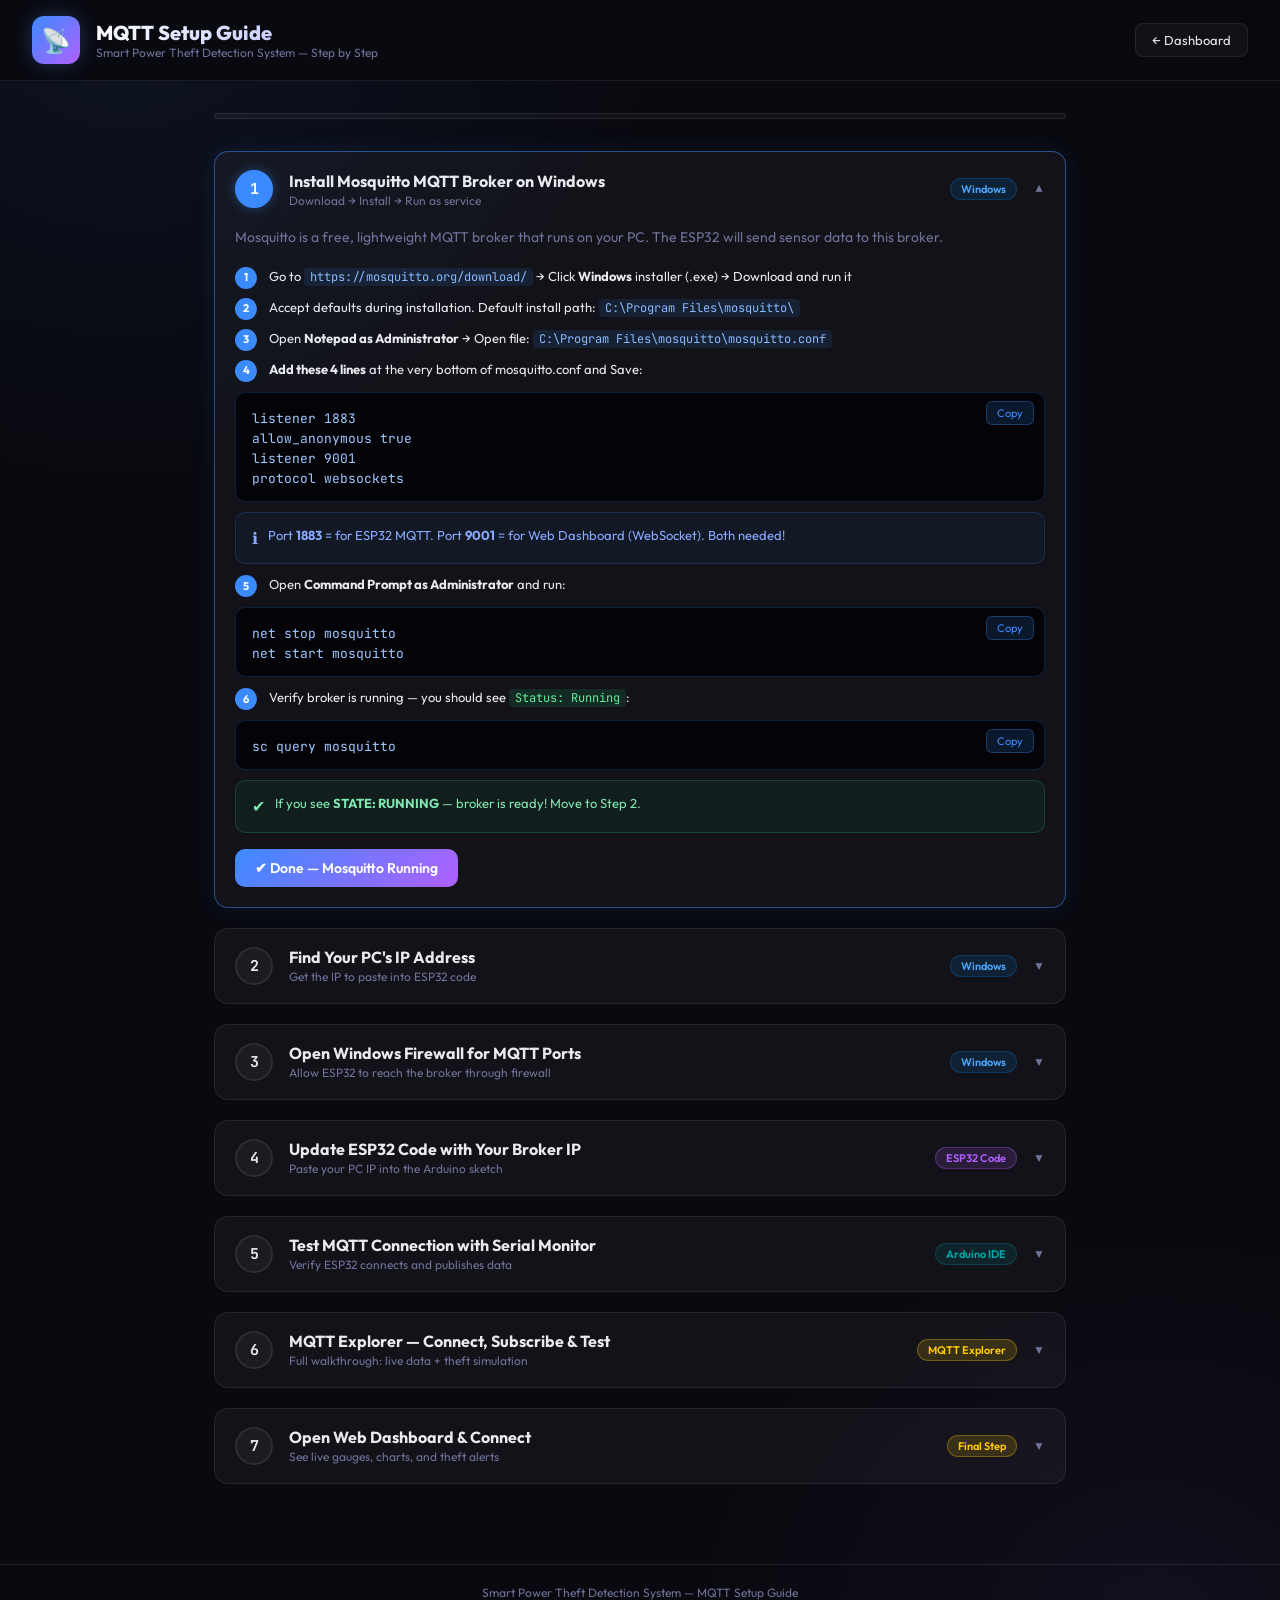
<file: mqtt_setup.html>
﻿<!DOCTYPE html>
<html lang="en">

<head>
    <meta charset="UTF-8" />
    <meta name="viewport" content="width=device-width, initial-scale=1.0" />
    <title>MQTT Setup Guide — Power Theft Detection</title>
    <meta name="description"
        content="Step-by-step MQTT broker setup guide for Smart Power Theft Detection System using ESP32 and Mosquitto on Windows." />
    <link
        href="https://fonts.googleapis.com/css2?family=Outfit:wght@300;400;600;700;800&family=JetBrains+Mono:wght@400;600&display=swap"
        rel="stylesheet" />
    <style>
        *,
        *::before,
        *::after {
            box-sizing: border-box;
            margin: 0;
            padding: 0
        }

        :root {
            --bg: #09090f;
            --surface: #11121d;
            --glass: rgba(255, 255, 255, 0.04);
            --border: rgba(255, 255, 255, 0.08);
            --text: #e8eaf0;
            --muted: #6e7299;
            --blue: #3b8bff;
            --green: #22d47e;
            --orange: #ff8c00;
            --red: #ff3355;
            --purple: #b060ff;
            --yellow: #ffcc00;
            --font: 'Outfit', sans-serif;
            --mono: 'JetBrains Mono', monospace;
            --r: 14px;
        }

        body {
            font-family: var(--font);
            background: var(--bg);
            color: var(--text);
            min-height: 100vh;
            background-image: radial-gradient(ellipse 70% 50% at 10% 0%, rgba(59, 139, 255, 0.08) 0%, transparent 60%),
                radial-gradient(ellipse 60% 40% at 90% 100%, rgba(176, 96, 255, 0.06) 0%, transparent 60%);
        }

        /* HEADER */
        header {
            background: rgba(9, 9, 15, 0.9);
            backdrop-filter: blur(20px);
            border-bottom: 1px solid var(--border);
            padding: 16px 32px;
            display: flex;
            align-items: center;
            gap: 16px;
            position: sticky;
            top: 0;
            z-index: 100;
        }

        .logo {
            width: 48px;
            height: 48px;
            background: linear-gradient(135deg, var(--blue), var(--purple));
            border-radius: 12px;
            display: flex;
            align-items: center;
            justify-content: center;
            font-size: 24px;
            box-shadow: 0 0 20px rgba(59, 139, 255, 0.3);
        }

        header h1 {
            font-size: 20px;
            font-weight: 800;
            background: linear-gradient(135deg, #fff, #a8b4ff);
            -webkit-background-clip: text;
            -webkit-text-fill-color: transparent;
            background-clip: text;
        }

        header p {
            font-size: 12px;
            color: var(--muted)
        }

        .back-btn {
            margin-left: auto;
            background: var(--glass);
            border: 1px solid var(--border);
            color: var(--text);
            padding: 8px 16px;
            border-radius: 8px;
            text-decoration: none;
            font-size: 13px;
            transition: .3s;
            cursor: pointer;
        }

        .back-btn:hover {
            background: rgba(59, 139, 255, 0.15);
            border-color: var(--blue);
        }

        /* LAYOUT */
        .page {
            max-width: 900px;
            margin: 0 auto;
            padding: 32px 24px 60px;
        }

        /* PROGRESS BAR */
        .progress-wrap {
            background: var(--glass);
            border: 1px solid var(--border);
            border-radius: 100px;
            height: 6px;
            margin-bottom: 32px;
            overflow: hidden;
        }

        .progress-bar {
            height: 100%;
            background: linear-gradient(90deg, var(--blue), var(--purple));
            border-radius: 100px;
            transition: width 0.6s ease;
            width: 0%;
        }

        /* STEP CARD */
        .step {
            background: var(--glass);
            border: 1px solid var(--border);
            border-radius: var(--r);
            margin-bottom: 20px;
            overflow: hidden;
            transition: .3s;
        }

        .step.done {
            border-color: rgba(34, 212, 126, 0.4);
            background: rgba(34, 212, 126, 0.04);
        }

        .step.active {
            border-color: rgba(59, 139, 255, 0.5);
            box-shadow: 0 0 24px rgba(59, 139, 255, 0.1);
        }

        .step-header {
            display: flex;
            align-items: center;
            gap: 16px;
            padding: 18px 20px;
            cursor: pointer;
            user-select: none;
        }

        .step-num {
            width: 38px;
            height: 38px;
            border-radius: 50%;
            background: var(--glass);
            border: 2px solid var(--border);
            display: flex;
            align-items: center;
            justify-content: center;
            font-weight: 700;
            font-size: 15px;
            font-family: var(--mono);
            flex-shrink: 0;
            transition: .3s;
        }

        .step.done .step-num {
            background: var(--green);
            border-color: var(--green);
            color: #000;
        }

        .step.active .step-num {
            background: var(--blue);
            border-color: var(--blue);
            color: #fff;
            box-shadow: 0 0 12px rgba(59, 139, 255, 0.4);
        }

        .step-title {
            font-size: 16px;
            font-weight: 700;
            flex: 1;
        }

        .step-badge {
            font-size: 11px;
            padding: 3px 10px;
            border-radius: 100px;
            font-weight: 600;
            flex-shrink: 0;
        }

        .badge-windows {
            background: rgba(0, 120, 215, 0.15);
            border: 1px solid rgba(0, 120, 215, 0.3);
            color: #4da6ff;
        }

        .badge-arduino {
            background: rgba(0, 136, 150, 0.15);
            border: 1px solid rgba(0, 136, 150, 0.3);
            color: #00aaaa;
        }

        .badge-test {
            background: rgba(255, 204, 0, 0.15);
            border: 1px solid rgba(255, 204, 0, 0.3);
            color: var(--yellow);
        }

        .badge-esp32 {
            background: rgba(176, 96, 255, 0.15);
            border: 1px solid rgba(176, 96, 255, 0.3);
            color: var(--purple);
        }

        .step-arrow {
            font-size: 12px;
            color: var(--muted);
            transition: transform .3s;
        }

        .step.open .step-arrow {
            transform: rotate(180deg);
        }

        .step-body {
            display: none;
            padding: 0 20px 20px;
        }

        .step.open .step-body {
            display: block;
        }

        /* CONTENT INSIDE STEPS */
        .step-desc {
            font-size: 14px;
            color: var(--muted);
            line-height: 1.7;
            margin-bottom: 16px;
        }

        .cmd-block {
            background: #040408;
            border: 1px solid rgba(59, 139, 255, 0.2);
            border-radius: 10px;
            padding: 14px 16px;
            margin: 10px 0;
            position: relative;
            overflow-x: auto;
        }

        .cmd-block code {
            font-family: var(--mono);
            font-size: 13px;
            color: #a0c8ff;
            white-space: pre;
        }

        .copy-btn {
            position: absolute;
            top: 8px;
            right: 10px;
            background: rgba(59, 139, 255, 0.15);
            border: 1px solid rgba(59, 139, 255, 0.3);
            color: var(--blue);
            padding: 4px 10px;
            border-radius: 6px;
            font-size: 11px;
            cursor: pointer;
            font-family: var(--font);
            transition: .3s;
        }

        .copy-btn:hover {
            background: rgba(59, 139, 255, 0.3);
        }

        .copy-btn.copied {
            background: rgba(34, 212, 126, 0.2);
            border-color: var(--green);
            color: var(--green);
        }

        .info-box {
            border-radius: 10px;
            padding: 12px 16px;
            margin: 10px 0;
            font-size: 13px;
            line-height: 1.6;
            display: flex;
            gap: 10px;
            align-items: flex-start;
        }

        .info-box.tip {
            background: rgba(34, 212, 126, 0.06);
            border: 1px solid rgba(34, 212, 126, 0.2);
            color: #7de8b0;
        }

        .info-box.warn {
            background: rgba(255, 204, 0, 0.06);
            border: 1px solid rgba(255, 204, 0, 0.2);
            color: var(--yellow);
        }

        .info-box.danger {
            background: rgba(255, 51, 85, 0.06);
            border: 1px solid rgba(255, 51, 85, 0.2);
            color: #ff8899;
        }

        .info-box.note {
            background: rgba(59, 139, 255, 0.06);
            border: 1px solid rgba(59, 139, 255, 0.2);
            color: #88aaff;
        }

        .info-icon {
            font-size: 16px;
            flex-shrink: 0;
            margin-top: 1px;
        }

        .sub-steps {
            list-style: none;
            display: flex;
            flex-direction: column;
            gap: 8px;
            margin: 10px 0;
        }

        .sub-steps li {
            display: flex;
            gap: 12px;
            align-items: flex-start;
            font-size: 13px;
            line-height: 1.6;
        }

        .sub-num {
            background: var(--blue);
            color: #fff;
            width: 22px;
            height: 22px;
            border-radius: 50%;
            display: flex;
            align-items: center;
            justify-content: center;
            font-size: 11px;
            font-weight: 700;
            flex-shrink: 0;
            margin-top: 1px;
        }

        .highlight {
            background: rgba(59, 139, 255, 0.12);
            color: #88bbff;
            padding: 1px 6px;
            border-radius: 4px;
            font-family: var(--mono);
            font-size: 12px;
        }

        .highlight.green {
            background: rgba(34, 212, 126, 0.12);
            color: #66ee99;
        }

        .highlight.orange {
            background: rgba(255, 140, 0, 0.12);
            color: #ffaa44;
        }

        .highlight.red {
            background: rgba(255, 51, 85, 0.12);
            color: #ff8899;
        }

        /* CHECK BUTTON */
        .check-btn {
            display: flex;
            align-items: center;
            gap: 8px;
            background: linear-gradient(135deg, var(--blue), var(--purple));
            border: none;
            color: #fff;
            padding: 10px 20px;
            border-radius: 10px;
            font-family: var(--font);
            font-size: 14px;
            font-weight: 600;
            cursor: pointer;
            margin-top: 16px;
            transition: .3s;
        }

        .check-btn:hover {
            transform: translateY(-2px);
            box-shadow: 0 6px 20px rgba(59, 139, 255, 0.4);
        }

        .check-btn.done-btn {
            background: linear-gradient(135deg, var(--green), #00aa55);
        }

        /* WIRING TABLE */
        table {
            width: 100%;
            border-collapse: collapse;
            margin: 12px 0;
            font-size: 13px;
        }

        th {
            background: rgba(59, 139, 255, 0.1);
            color: var(--blue);
            font-weight: 600;
            padding: 8px 12px;
            text-align: left;
            border-bottom: 1px solid var(--border);
        }

        td {
            padding: 8px 12px;
            border-bottom: 1px solid rgba(255, 255, 255, 0.04);
            color: var(--muted);
        }

        td:first-child {
            color: var(--text);
            font-family: var(--mono);
            font-size: 12px;
        }

        tr:hover td {
            background: rgba(255, 255, 255, 0.02);
        }

        /* TOPIC TABLE */
        .topic-list {
            display: flex;
            flex-direction: column;
            gap: 8px;
            margin: 10px 0;
        }

        .topic-row {
            display: flex;
            align-items: center;
            gap: 12px;
            background: #040408;
            border: 1px solid var(--border);
            border-radius: 8px;
            padding: 10px 14px;
        }

        .topic-name {
            font-family: var(--mono);
            font-size: 12px;
            color: #88aaff;
            flex: 1;
        }

        .topic-dir {
            font-size: 11px;
            padding: 2px 8px;
            border-radius: 100px;
            font-weight: 600;
        }

        .dir-pub {
            background: rgba(34, 212, 126, 0.15);
            color: var(--green);
        }

        .dir-sub {
            background: rgba(255, 140, 0, 0.15);
            color: var(--orange);
        }

        /* FINAL SUCCESS */
        .success-card {
            background: linear-gradient(135deg, rgba(34, 212, 126, 0.08), rgba(59, 139, 255, 0.08));
            border: 1px solid rgba(34, 212, 126, 0.3);
            border-radius: var(--r);
            padding: 28px;
            text-align: center;
            margin-top: 24px;
            display: none;
        }

        .success-card.show {
            display: block;
        }

        .success-icon {
            font-size: 56px;
            margin-bottom: 12px;
        }

        .success-title {
            font-size: 24px;
            font-weight: 800;
            color: var(--green);
            margin-bottom: 8px;
        }

        .success-sub {
            font-size: 14px;
            color: var(--muted);
        }

        footer {
            text-align: center;
            padding: 20px;
            font-size: 12px;
            color: var(--muted);
            border-top: 1px solid var(--border);
        }
    </style>
</head>

<body>

    <header>
        <div class="logo">📡</div>
        <div>
            <h1>MQTT Setup Guide</h1>
            <p>Smart Power Theft Detection System — Step by Step</p>
        </div>
        <a href="index.html" class="back-btn">← Dashboard</a>
    </header>

    <div class="page">
        <div class="progress-wrap">
            <div class="progress-bar" id="progressBar"></div>
        </div>

        <!-- ── STEP 1 ── -->
        <div class="step active open" id="step1">
            <div class="step-header" onclick="toggleStep('step1')">
                <div class="step-num">1</div>
                <div style="flex:1">
                    <div class="step-title">Install Mosquitto MQTT Broker on Windows</div>
                    <div style="font-size:12px;color:var(--muted);margin-top:2px">Download → Install → Run as service
                    </div>
                </div>
                <span class="badge-windows step-badge">Windows</span>
                <span class="step-arrow">▼</span>
            </div>
            <div class="step-body">
                <p class="step-desc">Mosquitto is a free, lightweight MQTT broker that runs on your PC. The ESP32 will
                    send sensor data to this broker.</p>

                <ul class="sub-steps">
                    <li>
                        <div class="sub-num">1</div>
                        <div>Go to <span class="highlight">https://mosquitto.org/download/</span> → Click
                            <strong>Windows</strong> installer (.exe) → Download and run it</div>
                    </li>
                    <li>
                        <div class="sub-num">2</div>
                        <div>Accept defaults during installation. Default install path: <span
                                class="highlight">C:\Program Files\mosquitto\</span></div>
                    </li>
                    <li>
                        <div class="sub-num">3</div>
                        <div>Open <strong>Notepad as Administrator</strong> → Open file: <span
                                class="highlight">C:\Program Files\mosquitto\mosquitto.conf</span></div>
                    </li>
                    <li>
                        <div class="sub-num">4</div>
                        <div><strong>Add these 4 lines</strong> at the very bottom of mosquitto.conf and Save:</div>
                    </li>
                </ul>

                <div class="cmd-block">
                    <button class="copy-btn" onclick="copyCode(this)">Copy</button>
                    <code>listener 1883
allow_anonymous true
listener 9001
protocol websockets</code>
                </div>

                <div class="info-box note"><span class="info-icon">ℹ</span>
                    <div>Port <strong>1883</strong> = for ESP32 MQTT. Port <strong>9001</strong> = for Web Dashboard
                        (WebSocket). Both needed!</div>
                </div>

                <ul class="sub-steps">
                    <li>
                        <div class="sub-num">5</div>
                        <div>Open <strong>Command Prompt as Administrator</strong> and run:</div>
                    </li>
                </ul>

                <div class="cmd-block">
                    <button class="copy-btn" onclick="copyCode(this)">Copy</button>
                    <code>net stop mosquitto
net start mosquitto</code>
                </div>

                <ul class="sub-steps">
                    <li>
                        <div class="sub-num">6</div>
                        <div>Verify broker is running — you should see <span class="highlight green">Status:
                                Running</span>:</div>
                    </li>
                </ul>

                <div class="cmd-block">
                    <button class="copy-btn" onclick="copyCode(this)">Copy</button>
                    <code>sc query mosquitto</code>
                </div>

                <div class="info-box tip"><span class="info-icon">✔</span>
                    <div>If you see <strong>STATE: RUNNING</strong> — broker is ready! Move to Step 2.</div>
                </div>

                <button class="check-btn" onclick="markDone('step1','step2')">✔ Done — Mosquitto Running</button>
            </div>
        </div>

        <!-- ── STEP 2 ── -->
        <div class="step" id="step2">
            <div class="step-header" onclick="toggleStep('step2')">
                <div class="step-num">2</div>
                <div style="flex:1">
                    <div class="step-title">Find Your PC's IP Address</div>
                    <div style="font-size:12px;color:var(--muted);margin-top:2px">Get the IP to paste into ESP32 code
                    </div>
                </div>
                <span class="badge-windows step-badge">Windows</span>
                <span class="step-arrow">▼</span>
            </div>
            <div class="step-body">
                <p class="step-desc">The ESP32 needs your PC's IP address to connect to the MQTT broker. Run this
                    command:</p>

                <div class="cmd-block">
                    <button class="copy-btn" onclick="copyCode(this)">Copy</button>
                    <code>ipconfig</code>
                </div>

                <ul class="sub-steps">
                    <li>
                        <div class="sub-num">1</div>
                        <div>Look for <span class="highlight">IPv4 Address</span> under your WiFi adapter</div>
                    </li>
                    <li>
                        <div class="sub-num">2</div>
                        <div>It will look like: <span class="highlight orange">192.168.1.105</span> (your actual number
                            will differ)</div>
                    </li>
                    <li>
                        <div class="sub-num">3</div>
                        <div>Make sure your ESP32 and PC are on the <strong>same WiFi network</strong> (same router)
                        </div>
                    </li>
                </ul>

                <div class="info-box warn"><span class="info-icon">⚠</span>
                    <div>Your current IP shown here (detected from browser): <strong
                            id="detectedIP">Detecting...</strong> — Use this in the ESP32 code!</div>
                </div>

                <div class="info-box note"><span class="info-icon">ℹ</span>
                    <div>If using a PC mobile hotspot (like NayanSathi project), your IP is usually <span
                            class="highlight">192.168.137.1</span></div>
                </div>

                <button class="check-btn" onclick="markDone('step2','step3')">✔ I have my PC IP address</button>
            </div>
        </div>

        <!-- ── STEP 3 ── -->
        <div class="step" id="step3">
            <div class="step-header" onclick="toggleStep('step3')">
                <div class="step-num">3</div>
                <div style="flex:1">
                    <div class="step-title">Open Windows Firewall for MQTT Ports</div>
                    <div style="font-size:12px;color:var(--muted);margin-top:2px">Allow ESP32 to reach the broker
                        through firewall</div>
                </div>
                <span class="badge-windows step-badge">Windows</span>
                <span class="step-arrow">▼</span>
            </div>
            <div class="step-body">
                <p class="step-desc">Windows Firewall blocks incoming connections by default. Run these commands in
                    <strong>Command Prompt as Administrator</strong>:</p>

                <div class="cmd-block">
                    <button class="copy-btn" onclick="copyCode(this)">Copy</button>
                    <code>netsh advfirewall firewall add rule name="MQTT 1883" protocol=TCP dir=in localport=1883 action=allow
netsh advfirewall firewall add rule name="MQTT WS 9001" protocol=TCP dir=in localport=9001 action=allow</code>
                </div>

                <div class="info-box tip"><span class="info-icon">✔</span>
                    <div>Each command should say <strong>"Ok."</strong> — that means the rule was added successfully.
                    </div>
                </div>
                <div class="info-box warn"><span class="info-icon">⚠</span>
                    <div>If the ESP32 connects to WiFi but MQTT connection fails (RC=-2), it's almost always a firewall
                        issue. Run the above commands.</div>
                </div>

                <button class="check-btn" onclick="markDone('step3','step4')">✔ Firewall Ports Opened</button>
            </div>
        </div>

        <!-- ── STEP 4 ── -->
        <div class="step" id="step4">
            <div class="step-header" onclick="toggleStep('step4')">
                <div class="step-num">4</div>
                <div style="flex:1">
                    <div class="step-title">Update ESP32 Code with Your Broker IP</div>
                    <div style="font-size:12px;color:var(--muted);margin-top:2px">Paste your PC IP into the Arduino
                        sketch</div>
                </div>
                <span class="badge-esp32 step-badge">ESP32 Code</span>
                <span class="step-arrow">▼</span>
            </div>
            <div class="step-body">
                <p class="step-desc">Open <strong>esp32_direct_noadc.ino</strong> in Arduino IDE and find these lines
                    near the top. Edit the IP address:</p>

                <div class="cmd-block">
                    <button class="copy-btn" onclick="copyCode(this)">Copy</button>
                    <code>const char* WIFI_SSID    = "Thakre";          // Your WiFi name
const char* WIFI_PASS    = "KRISHNA2277";     // Your WiFi password
const char* MQTT_BROKER  = "192.168.1.105";   // ← PUT YOUR PC IP HERE
const int   MQTT_PORT    = 1883;</code>
                </div>

                <div class="info-box note"><span class="info-icon">ℹ</span>
                    <div>The WiFi credentials are already set. Only change <strong>MQTT_BROKER</strong> to your PC's
                        actual IP from Step 2.</div>
                </div>

                <ul class="sub-steps">
                    <li>
                        <div class="sub-num">1</div>
                        <div>In Arduino IDE: <strong>Tools → Board → ESP32 Dev Module</strong></div>
                    </li>
                    <li>
                        <div class="sub-num">2</div>
                        <div><strong>Tools → Port</strong> → select the COM port your ESP32 is connected to</div>
                    </li>
                    <li>
                        <div class="sub-num">3</div>
                        <div>Click <strong>Upload</strong> (→ arrow button) and wait for "Done uploading"</div>
                    </li>
                </ul>

                <button class="check-btn" onclick="markDone('step4','step5')">✔ Code Uploaded to ESP32</button>
            </div>
        </div>

        <!-- ── STEP 5 ── -->
        <div class="step" id="step5">
            <div class="step-header" onclick="toggleStep('step5')">
                <div class="step-num">5</div>
                <div style="flex:1">
                    <div class="step-title">Test MQTT Connection with Serial Monitor</div>
                    <div style="font-size:12px;color:var(--muted);margin-top:2px">Verify ESP32 connects and publishes
                        data</div>
                </div>
                <span class="badge-arduino step-badge">Arduino IDE</span>
                <span class="step-arrow">▼</span>
            </div>
            <div class="step-body">
                <p class="step-desc">After uploading, open Serial Monitor to verify the connection:</p>

                <ul class="sub-steps">
                    <li>
                        <div class="sub-num">1</div>
                        <div>In Arduino IDE: <strong>Tools → Serial Monitor</strong> (or Ctrl+Shift+M)</div>
                    </li>
                    <li>
                        <div class="sub-num">2</div>
                        <div>Set baud rate to <span class="highlight">115200</span> (bottom right dropdown)</div>
                    </li>
                    <li>
                        <div class="sub-num">3</div>
                        <div>Press ESP32 RST (reset) button — you should see:</div>
                    </li>
                </ul>

                <div class="cmd-block">
                    <code style="color:#7de8b0">╔══════════════════════════════════════════╗
║  Power Theft Detection — Direct Connect  ║
╚══════════════════════════════════════════╝
[WiFi] Connecting to Thakre..........
[WiFi] ✔ Connected! IP: 192.168.1.xxx
[MQTT] Connecting to 192.168.1.105:1883 ... ✔ OK     ← GOOD!
[SYSTEM] Ready — measuring every 2 seconds
══════════════════════════════════════════
  Voltage   :  229.87 V
  Current A :   2.3450 A
  Current B :   2.3100 A
  Diff(A-B) :   0.0350 A
  STATUS    : ✔  NORMAL
══════════════════════════════════════════
[MQTT] Published OK</code>
                </div>

                <div class="info-box danger"><span class="info-icon">✖</span>
                    <div>If you see <span class="highlight red">✖ Failed RC=-2</span> → Wrong IP or firewall blocking.
                        Re-check Steps 2 & 3.</div>
                </div>
                <div class="info-box danger"><span class="info-icon">✖</span>
                    <div>If WiFi keeps failing → Check SSID/Password spelling in code. Ensure 2.4GHz network (ESP32
                        doesn't support 5GHz).</div>
                </div>
                <div class="info-box tip"><span class="info-icon">✔</span>
                    <div>If you see <span class="highlight green">Published OK</span> → ESP32 is working perfectly! Move
                        to Step 6.</div>
                </div>

                <button class="check-btn" onclick="markDone('step5','step6')">✔ Serial Monitor Shows Published
                    OK</button>
            </div>
        </div>

        <!-- ── STEP 6 : MQTT EXPLORER ── -->
        <div class="step" id="step6">
            <div class="step-header" onclick="toggleStep('step6')">
                <div class="step-num">6</div>
                <div style="flex:1">
                    <div class="step-title">MQTT Explorer — Connect, Subscribe &amp; Test</div>
                    <div style="font-size:12px;color:var(--muted);margin-top:2px">Full walkthrough: live data + theft simulation</div>
                </div>
                <span class="badge-test step-badge">MQTT Explorer</span>
                <span class="step-arrow">▼</span>
            </div>
            <div class="step-body">
                <p class="step-desc">Since you already have MQTT Explorer, here is the complete setup for this project from start to finish.</p>

                <div style="font-size:12px;font-weight:700;color:var(--blue);margin:16px 0 8px;text-transform:uppercase;letter-spacing:1px;">① Connect to Broker</div>
                <ul class="sub-steps">
                    <li><div class="sub-num">1</div><div>Open MQTT Explorer → click the <strong>Connections</strong> button (top left)</div></li>
                    <li><div class="sub-num">2</div><div>Click <strong>"+"</strong> to create a new connection and fill in:</div></li>
                </ul>

                <table>
                    <tr><th>Field in MQTT Explorer</th><th>Value to Enter</th></tr>
                    <tr><td>Name</td><td>Power Theft Monitor</td></tr>
                    <tr><td>Protocol</td><td><span class="highlight">mqtt://</span></td></tr>
                    <tr><td>Host</td><td><span class="highlight orange">Your PC IPv4 (e.g. 192.168.1.105)</span></td></tr>
                    <tr><td>Port</td><td><span class="highlight">1883</span></td></tr>
                    <tr><td>Username</td><td><em style="color:var(--muted)">Leave empty</em></td></tr>
                    <tr><td>Password</td><td><em style="color:var(--muted)">Leave empty</em></td></tr>
                    <tr><td>Encryption / TLS</td><td><span class="highlight red">OFF</span> — unchecked</td></tr>
                    <tr><td>Validate certificate</td><td><span class="highlight red">OFF</span> — unchecked</td></tr>
                </table>

                <ul class="sub-steps">
                    <li><div class="sub-num">3</div><div>Click <strong>CONNECT</strong> → the left panel fills with a topic tree if broker is running</div></li>
                </ul>
                <div class="info-box tip"><span class="info-icon">✔</span><div>Green dot + topics in left panel = broker is running and reachable!</div></div>
                <div class="info-box danger"><span class="info-icon">✖</span><div>Connection timeout → broker not running. Go back to Step 1 and restart Mosquitto.</div></div>

                <div style="font-size:12px;font-weight:700;color:var(--orange);margin:20px 0 8px;text-transform:uppercase;letter-spacing:1px;">② Subscribe with Wildcard</div>
                <ul class="sub-steps">
                    <li><div class="sub-num">1</div><div>In the top search bar of MQTT Explorer, type <span class="highlight">powertheft/#</span> and press Enter</div></li>
                    <li><div class="sub-num">2</div><div>The <span class="highlight">#</span> wildcard automatically shows ALL subtopics — no need to add them one by one</div></li>
                    <li><div class="sub-num">3</div><div>With ESP32 running, you will see this topic tree on the left:</div></li>
                </ul>

                <div class="cmd-block">
                    <code style="color:#88aaff">📁 powertheft
   ├─ 📄 moduleA/data  → {"device":"A","voltage":229.87,"current":2.3450,"power":538.91}
   ├─ 📄 moduleB/data  → {"device":"B","voltage":229.87,"current":2.3100,"power":530.80}
   ├─ 📄 alert         → {"alert":false,"diff":0.035,"currentA":2.345,"currentB":2.310}
   ├─ 📄 status        → {"status":"online"}
   └─ 📄 alarm         → only appears when THEFT is detected!</code>
                </div>

                <div class="info-box note"><span class="info-icon">ℹ</span><div>Click any topic on the left → right panel shows <strong>full JSON</strong> + <strong>value graph over time</strong>. Perfect for monitoring current A vs B!</div></div>

                <div style="font-size:12px;font-weight:700;color:var(--red);margin:20px 0 8px;text-transform:uppercase;letter-spacing:1px;">③ Simulate Theft — Publish from MQTT Explorer</div>
                <p class="step-desc">Test the full alert system without any hardware using the Publish panel at the bottom of MQTT Explorer:</p>

                <ul class="sub-steps">
                    <li><div class="sub-num">1</div><div>Bottom Publish panel → Topic: <span class="highlight">powertheft/alert</span></div></li>
                    <li><div class="sub-num">2</div><div>QoS = <span class="highlight">0</span> &nbsp;|&nbsp; Retain = <span class="highlight green">ON (checked)</span></div></li>
                    <li><div class="sub-num">3</div><div>Paste Theft payload → click <strong>PUBLISH</strong> → dashboard turns RED instantly</div></li>
                </ul>

                <div class="cmd-block">
                    <button class="copy-btn" onclick="copyCode(this)">Copy — Theft Alert</button>
                    <code>{"alert":true,"diff":0.85,"currentA":2.85,"currentB":2.00,"voltage":230.0,"threshold":0.5,"count":1,"ts":1000}</code>
                </div>

                <ul class="sub-steps">
                    <li><div class="sub-num">4</div><div>Publish this to the same topic to reset back to NORMAL:</div></li>
                </ul>

                <div class="cmd-block">
                    <button class="copy-btn" onclick="copyCode(this)">Copy — Normal</button>
                    <code>{"alert":false,"diff":0.02,"currentA":2.02,"currentB":2.00,"voltage":230.0,"threshold":0.5,"count":0,"ts":2000}</code>
                </div>

                <div class="info-box tip"><span class="info-icon">✔</span><div>If the dashboard reacts (RED/GREEN banner) after publish — your broker, MQTT Explorer, and dashboard are all connected perfectly!</div></div>

                <div style="font-size:12px;font-weight:700;color:var(--green);margin:20px 0 8px;text-transform:uppercase;letter-spacing:1px;">④ What to Check in MQTT Explorer — Quick Diagnosis</div>

                <table>
                    <tr><th>What You See</th><th>Meaning</th><th>Status</th></tr>
                    <tr><td>Topics fill left panel</td><td>Broker running, receiving data</td><td style="color:var(--green)">✔ Good</td></tr>
                    <tr><td>Values update every ~2 sec</td><td>ESP32 connected &amp; publishing</td><td style="color:var(--green)">✔ Good</td></tr>
                    <tr><td>diff &lt; 0.5 in alert topic</td><td>Normal — no theft</td><td style="color:var(--green)">✔ Normal</td></tr>
                    <tr><td>diff &gt; 0.5 in alert topic</td><td>Theft threshold crossed</td><td style="color:var(--orange)">⚠ Alert</td></tr>
                    <tr><td>alarm topic appears</td><td>Extra alarm message fired</td><td style="color:var(--red)">🚨 Theft</td></tr>
                    <tr><td>Left panel empty after connect</td><td>ESP32 not yet connected</td><td style="color:var(--muted)">Wait / check serial</td></tr>
                    <tr><td>Connection refused / timeout</td><td>Mosquitto not running or firewall</td><td style="color:var(--red)">✖ Fix Steps 1 &amp; 3</td></tr>
                </table>

                <button class="check-btn" onclick="markDone('step6','step7')">✔ MQTT Explorer Shows Live Data</button>
            </div>
        </div>

        <!-- ── STEP 7 ── -->
        <div class="step" id="step7">
            <div class="step-header" onclick="toggleStep('step7')">
                <div class="step-num">7</div>
                <div style="flex:1">
                    <div class="step-title">Open Web Dashboard & Connect</div>
                    <div style="font-size:12px;color:var(--muted);margin-top:2px">See live gauges, charts, and theft
                        alerts</div>
                </div>
                <span class="badge-test step-badge">Final Step</span>
                <span class="step-arrow">▼</span>
            </div>
            <div class="step-body">
                <p class="step-desc">The web dashboard connects to Mosquitto via WebSocket (port 9001):</p>

                <ul class="sub-steps">
                    <li>
                        <div class="sub-num">1</div>
                        <div>Open XAMPP → Start <strong>Apache</strong></div>
                    </li>
                    <li>
                        <div class="sub-num">2</div>
                        <div>Open browser → go to <span class="highlight">http://localhost/Electricity/</span></div>
                    </li>
                    <li>
                        <div class="sub-num">3</div>
                        <div>In the <strong>MQTT Configuration</strong> panel (bottom left), set Broker URL to:</div>
                    </li>
                </ul>

                <div class="cmd-block">
                    <button class="copy-btn" onclick="copyCode(this)">Copy</button>
                    <code>ws://localhost:9001</code>
                </div>

                <ul class="sub-steps">
                    <li>
                        <div class="sub-num">4</div>
                        <div>Click the <strong>Connect</strong> button → Status dot turns <span
                                style="color:var(--green)">●&nbsp;green</span></div>
                    </li>
                    <li>
                        <div class="sub-num">5</div>
                        <div>Gauges and charts start updating live from ESP32 data!</div>
                    </li>
                    <li>
                        <div class="sub-num">6</div>
                        <div>To test without hardware → click <span class="highlight">▶ Run Demo Simulation</span></div>
                    </li>
                </ul>

                <div class="info-box note"><span class="info-icon">ℹ</span>
                    <div>If dashboard can't connect: verify <span class="highlight">protocol websockets</span> is in
                        your mosquitto.conf and broker was restarted.</div>
                </div>

                <button class="check-btn done-btn" onclick="markDone('step7',null)">🎉 System Fully Working!</button>
            </div>
        </div>

        <!-- SUCCESS -->
        <div class="success-card" id="successCard">
            <div class="success-icon">🎉</div>
            <div class="success-title">System Ready!</div>
            <div class="success-sub">Mosquitto running → ESP32 connected → Dashboard live<br>Your Power Theft Detection
                System is fully operational.</div>
            <br>
            <a href="index.html"
                style="display:inline-block;background:linear-gradient(135deg,var(--blue),var(--purple));color:#fff;padding:12px 28px;border-radius:10px;text-decoration:none;font-weight:700;margin-top:8px;">Open
                Dashboard →</a>
        </div>
    </div>

    <footer>Smart Power Theft Detection System — MQTT Setup Guide</footer>

    <script>
        // Detect local IP
        try {
            const pc = new RTCPeerConnection({ iceServers: [] });
            pc.createDataChannel('');
            pc.createOffer().then(o => pc.setLocalDescription(o));
            pc.onicecandidate = e => {
                if (!e || !e.candidate) return;
                const m = e.candidate.candidate.match(/(\d+\.\d+\.\d+\.\d+)/);
                if (m && !m[1].startsWith('127')) {
                    document.getElementById('detectedIP').textContent = m[1] + ' (your local IP)';
                    pc.close();
                }
            };
        } catch (e) { document.getElementById('detectedIP').textContent = 'Run ipconfig in CMD'; }

        const TOTAL = 7;
        let done = 0;

        function toggleStep(id) {
            document.getElementById(id).classList.toggle('open');
            document.getElementById(id).querySelector('.step-arrow').textContent =
                document.getElementById(id).classList.contains('open') ? '▲' : '▼';
        }

        function markDone(currentId, nextId) {
            const el = document.getElementById(currentId);
            el.classList.remove('active', 'open');
            el.classList.add('done');
            el.querySelector('.step-arrow').textContent = '▼';
            done++;
            updateProgress();
            if (nextId) {
                const next = document.getElementById(nextId);
                next.classList.add('active', 'open');
                next.querySelector('.step-arrow').textContent = '▲';
                next.scrollIntoView({ behavior: 'smooth', block: 'center' });
            } else {
                document.getElementById('successCard').classList.add('show');
                document.getElementById('successCard').scrollIntoView({ behavior: 'smooth', block: 'center' });
            }
        }

        function updateProgress() {
            document.getElementById('progressBar').style.width = (done / TOTAL * 100) + '%';
        }

        function copyCode(btn) {
            const code = btn.parentElement.querySelector('code').textContent;
            navigator.clipboard.writeText(code).then(() => {
                btn.textContent = 'Copied!';
                btn.classList.add('copied');
                setTimeout(() => { btn.textContent = 'Copy'; btn.classList.remove('copied'); }, 2000);
            });
        }
    </script>
</body>

</html>
</file>
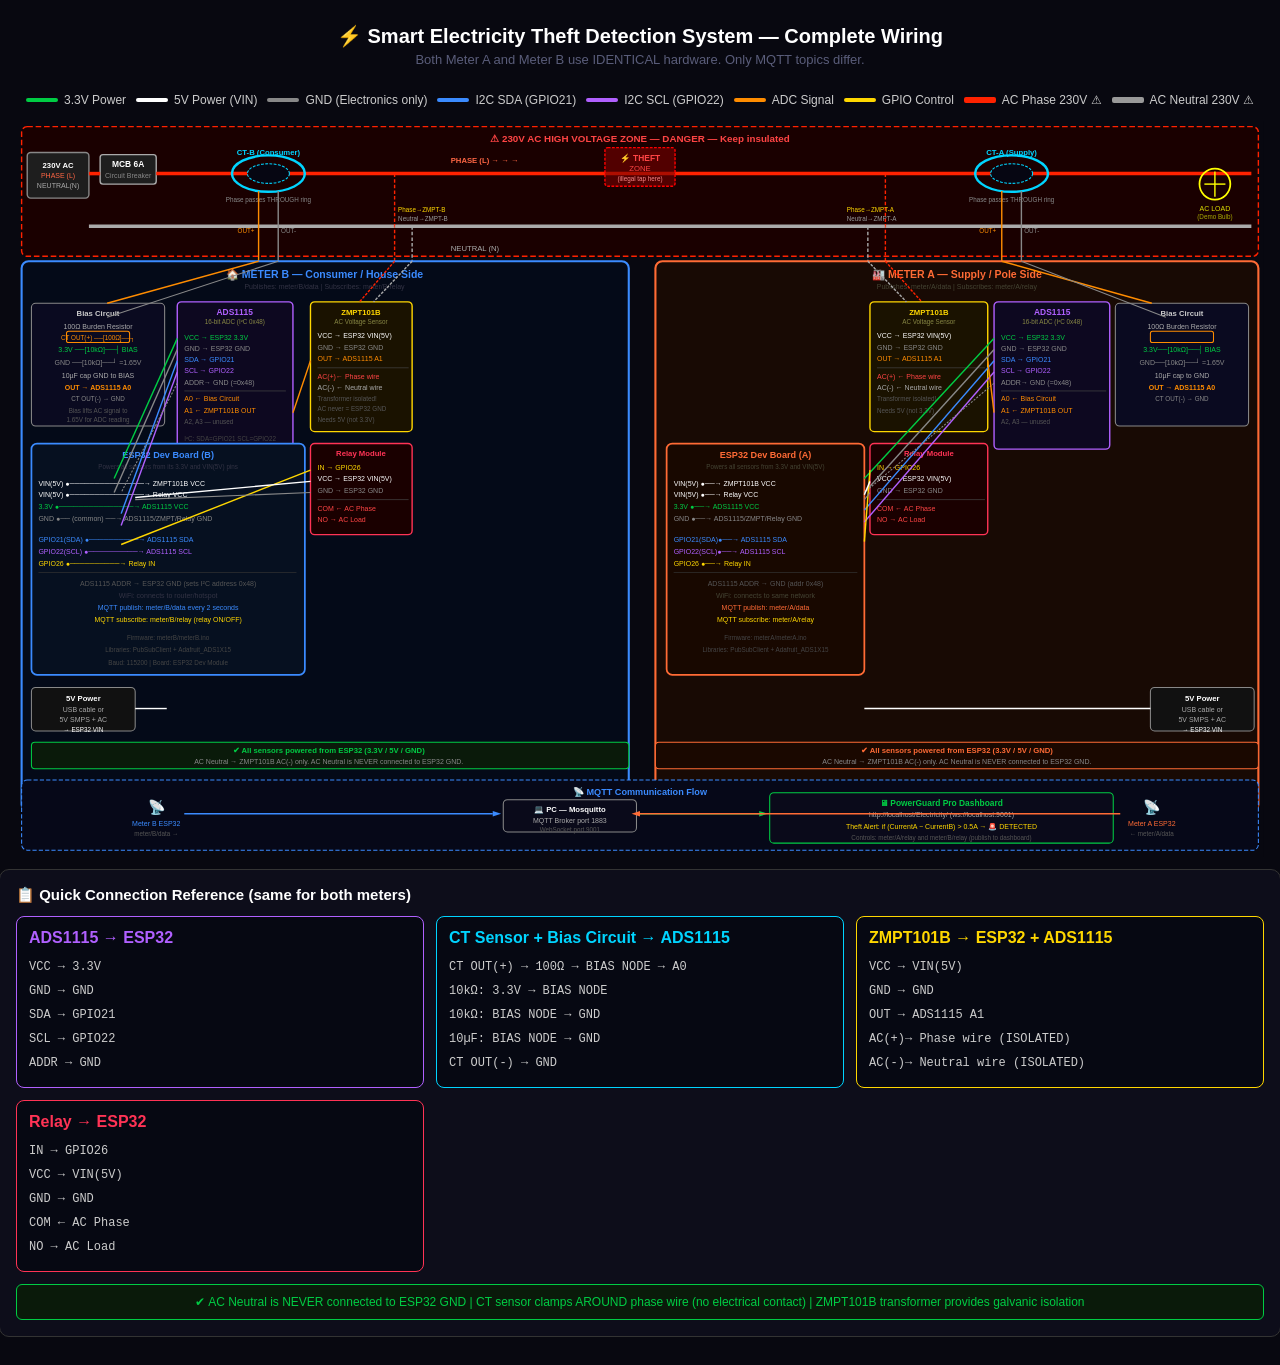
<file: wiring.html>
<!DOCTYPE html>
<html lang="en">

<head>
    <meta charset="UTF-8" />
    <title>Power Theft Detection — Full Wiring Diagram</title>
    <style>
        body {
            margin: 0;
            background: #080810;
            display: flex;
            flex-direction: column;
            align-items: center;
            padding: 16px;
            font-family: Arial, sans-serif
        }

        h2 {
            color: #fff;
            text-align: center;
            margin: 8px 0 4px;
            font-size: 20px
        }

        p {
            color: #5a5d7a;
            text-align: center;
            margin: 0 0 12px;
            font-size: 13px
        }

        svg {
            max-width: 100%;
            height: auto;
            display: block
        }

        .legend {
            display: flex;
            flex-wrap: wrap;
            gap: 10px;
            justify-content: center;
            margin: 14px 0
        }

        .leg {
            display: flex;
            align-items: center;
            gap: 6px;
            font-size: 12px;
            color: #ccc
        }

        .leg span {
            display: inline-block;
            width: 32px;
            height: 4px;
            border-radius: 2px
        }
    </style>
</head>

<body>
    <h2>⚡ Smart Electricity Theft Detection System — Complete Wiring</h2>
    <p>Both Meter A and Meter B use IDENTICAL hardware. Only MQTT topics differ.</p>

    <div class="legend">
        <div class="leg"><span style="background:#00cc44"></span>3.3V Power</div>
        <div class="leg"><span style="background:#ffffff"></span>5V Power (VIN)</div>
        <div class="leg"><span style="background:#888"></span>GND (Electronics only)</div>
        <div class="leg"><span style="background:#3b8bff"></span>I2C SDA (GPIO21)</div>
        <div class="leg"><span style="background:#b060ff"></span>I2C SCL (GPIO22)</div>
        <div class="leg"><span style="background:#ff8c00"></span>ADC Signal</div>
        <div class="leg"><span style="background:#ffd700"></span>GPIO Control</div>
        <div class="leg"><span style="background:#ff2200;height:6px"></span>AC Phase 230V ⚠</div>
        <div class="leg"><span style="background:#999;height:6px"></span>AC Neutral 230V ⚠</div>
    </div>

    <svg viewBox="0 0 1780 1050" xmlns="http://www.w3.org/2000/svg">

        <!-- ── BACKGROUND ── -->
        <rect width="1780" height="1050" fill="#080810" />

        <!-- ── AC DANGER ZONE ── -->
        <rect x="8" y="8" width="1764" height="185" rx="8" fill="#1a0000" stroke="#ff2200" stroke-width="2"
            stroke-dasharray="8,4" />
        <text x="890" y="30" fill="#ff4444" font-size="14" font-weight="bold" text-anchor="middle">⚠ 230V AC HIGH
            VOLTAGE ZONE — DANGER — Keep insulated</text>

        <!-- Source -->
        <rect x="16" y="45" width="88" height="65" rx="5" fill="#1e1e1e" stroke="#888" stroke-width="2" />
        <text x="60" y="67" fill="white" font-size="11" font-weight="bold" text-anchor="middle">230V AC</text>
        <text x="60" y="81" fill="#ff6644" font-size="10" text-anchor="middle">PHASE (L)</text>
        <text x="60" y="96" fill="#aaa" font-size="10" text-anchor="middle">NEUTRAL(N)</text>

        <!-- MCB -->
        <rect x="120" y="48" width="80" height="42" rx="4" fill="#1e1e1e" stroke="#aaa" stroke-width="2" />
        <text x="160" y="66" fill="white" font-size="12" font-weight="bold" text-anchor="middle">MCB 6A</text>
        <text x="160" y="82" fill="#888" font-size="10" text-anchor="middle">Circuit Breaker</text>

        <!-- ── PHASE WIRE y=75 ── -->
        <line x1="104" y1="75" x2="120" y2="75" stroke="#ff2200" stroke-width="5" />
        <line x1="200" y1="75" x2="1762" y2="75" stroke="#ff2200" stroke-width="5" />
        <text x="620" y="60" fill="#ff6644" font-size="11" font-weight="bold">PHASE (L) → → →</text>

        <!-- ── NEUTRAL WIRE y=150 ── -->
        <line x1="104" y1="150" x2="1762" y2="150" stroke="#aaaaaa" stroke-width="5" />
        <text x="620" y="185" fill="#aaaaaa" font-size="11">NEUTRAL (N)</text>

        <!-- ── CT RING B  x=360 (Consumer side, Left meter) ── -->
        <ellipse cx="360" cy="75" rx="52" ry="26" fill="none" stroke="#00d4ff" stroke-width="3.5" />
        <ellipse cx="360" cy="75" rx="30" ry="14" fill="#060612" stroke="#00d4ff" stroke-width="1.5"
            stroke-dasharray="4,2" />
        <text x="360" y="48" fill="#00d4ff" font-size="11" font-weight="bold" text-anchor="middle">CT-B
            (Consumer)</text>
        <text x="360" y="115" fill="#888" font-size="9" text-anchor="middle">Phase passes THROUGH ring</text>
        <!-- CT-B output wires going down into Meter B electronics -->
        <line x1="346" y1="100" x2="346" y2="200" stroke="#ff8c00" stroke-width="2" />
        <line x1="374" y1="100" x2="374" y2="200" stroke="#888" stroke-width="2" />
        <text x="316" y="160" fill="#ff8c00" font-size="9">OUT+</text>
        <text x="378" y="160" fill="#888" font-size="9">OUT-</text>

        <!-- ── ZMPT-B voltage tap x=540 ── -->
        <line x1="540" y1="75" x2="540" y2="200" stroke="#ff2200" stroke-width="2" stroke-dasharray="5,3" />
        <line x1="540" y1="150" x2="565" y2="150" stroke="#aaa" stroke-width="2" stroke-dasharray="5,3" />
        <line x1="565" y1="150" x2="565" y2="200" stroke="#aaa" stroke-width="2" stroke-dasharray="5,3" />
        <text x="545" y="130" fill="#ffd700" font-size="9">Phase→ZMPT-B</text>
        <text x="545" y="142" fill="#999" font-size="9">Neutral→ZMPT-B</text>

        <!-- ── THEFT ZONE CENTER ── -->
        <rect x="840" y="38" width="100" height="55" rx="4" fill="rgba(120,0,0,0.6)" stroke="#ff0000" stroke-width="2"
            stroke-dasharray="4,2" />
        <text x="890" y="57" fill="#ff4444" font-size="12" font-weight="bold" text-anchor="middle">⚡ THEFT</text>
        <text x="890" y="72" fill="#ff4444" font-size="11" text-anchor="middle">ZONE</text>
        <text x="890" y="86" fill="#ff8888" font-size="9" text-anchor="middle">(illegal tap here)</text>

        <!-- ── ZMPT-A voltage tap x=1240 ── -->
        <line x1="1240" y1="75" x2="1240" y2="200" stroke="#ff2200" stroke-width="2" stroke-dasharray="5,3" />
        <line x1="1240" y1="150" x2="1215" y2="150" stroke="#aaa" stroke-width="2" stroke-dasharray="5,3" />
        <line x1="1215" y1="150" x2="1215" y2="200" stroke="#aaa" stroke-width="2" stroke-dasharray="5,3" />
        <text x="1185" y="130" fill="#ffd700" font-size="9">Phase→ZMPT-A</text>
        <text x="1185" y="142" fill="#999" font-size="9">Neutral→ZMPT-A</text>

        <!-- ── CT RING A  x=1420 (Supply side, Right meter) ── -->
        <ellipse cx="1420" cy="75" rx="52" ry="26" fill="none" stroke="#00d4ff" stroke-width="3.5" />
        <ellipse cx="1420" cy="75" rx="30" ry="14" fill="#060612" stroke="#00d4ff" stroke-width="1.5"
            stroke-dasharray="4,2" />
        <text x="1420" y="48" fill="#00d4ff" font-size="11" font-weight="bold" text-anchor="middle">CT-A (Supply)</text>
        <text x="1420" y="115" fill="#888" font-size="9" text-anchor="middle">Phase passes THROUGH ring</text>
        <!-- CT-A output wires -->
        <line x1="1406" y1="100" x2="1406" y2="200" stroke="#ff8c00" stroke-width="2" />
        <line x1="1434" y1="100" x2="1434" y2="200" stroke="#888" stroke-width="2" />
        <text x="1374" y="160" fill="#ff8c00" font-size="9">OUT+</text>
        <text x="1438" y="160" fill="#888" font-size="9">OUT-</text>

        <!-- AC Load (Bulb) -->
        <circle cx="1710" cy="90" r="22" fill="none" stroke="#ffff00" stroke-width="2.5" />
        <line x1="1695" y1="90" x2="1725" y2="90" stroke="#ffff00" stroke-width="2" />
        <line x1="1710" y1="72" x2="1710" y2="108" stroke="#ffff00" stroke-width="2" />
        <text x="1710" y="128" fill="#dddd00" font-size="10" text-anchor="middle">AC LOAD</text>
        <text x="1710" y="140" fill="#aaaa00" font-size="9" text-anchor="middle">(Demo Bulb)</text>

        <!-- ═══════════════════════════════════════════════════════════ -->
        <!-- METER B — Consumer / House Side  (LEFT, x=8 to x=870) -->
        <!-- ═══════════════════════════════════════════════════════════ -->
        <rect x="8" y="200" width="866" height="785" rx="10" fill="#040a18" stroke="#3b8bff" stroke-width="3" />
        <text x="440" y="224" fill="#3b8bff" font-size="15" font-weight="bold" text-anchor="middle">🏠 METER B —
            Consumer / House Side</text>
        <text x="440" y="240" fill="#334" font-size="10" text-anchor="middle">Publishes: meter/B/data | Subscribes:
            meter/B/relay</text>

        <!-- Bias Circuit Box B -->
        <rect x="22" y="260" width="190" height="175" rx="6" fill="#0a0a20" stroke="#888" stroke-width="1.5" />
        <text x="117" y="278" fill="#ccc" font-size="11" font-weight="bold" text-anchor="middle">Bias Circuit</text>
        <!-- Burden resistor symbol -->
        <text x="117" y="296" fill="#aaa" font-size="10" text-anchor="middle">100Ω Burden Resistor</text>
        <rect x="72" y="300" width="90" height="16" rx="3" fill="none" stroke="#ff8c00" stroke-width="1.5" />
        <text x="117" y="312" fill="#ff8c00" font-size="9" text-anchor="middle">CT OUT(+) ──[100Ω]──┐</text>
        <!-- Resistor divider -->
        <text x="117" y="330" fill="#00cc44" font-size="10" text-anchor="middle">3.3V ──[10kΩ]──┤ BIAS</text>
        <text x="117" y="348" fill="#888" font-size="10" text-anchor="middle">GND ──[10kΩ]──┘ =1.65V</text>
        <text x="117" y="366" fill="#aaa" font-size="10" text-anchor="middle">10µF cap GND to BIAS</text>
        <text x="117" y="384" fill="#ff8c00" font-size="10" font-weight="bold" text-anchor="middle">OUT → ADS1115
            A0</text>
        <text x="117" y="400" fill="#888" font-size="9" text-anchor="middle">CT OUT(-) → GND</text>
        <text x="117" y="417" fill="#555" font-size="9" text-anchor="middle">Bias lifts AC signal to</text>
        <text x="117" y="429" fill="#555" font-size="9" text-anchor="middle">1.65V for ADC reading</text>

        <!-- CT B wire to Bias circuit top -->
        <line x1="346" y1="200" x2="130" y2="260" stroke="#ff8c00" stroke-width="2" />
        <line x1="374" y1="200" x2="130" y2="280" stroke="#888" stroke-width="1.5" />

        <!-- ADS1115 Box B -->
        <rect x="230" y="258" width="165" height="210" rx="6" fill="#0d0820" stroke="#b060ff" stroke-width="2" />
        <text x="312" y="276" fill="#b060ff" font-size="12" font-weight="bold" text-anchor="middle">ADS1115</text>
        <text x="312" y="290" fill="#884" font-size="9" text-anchor="middle">16-bit ADC (I²C 0x48)</text>
        <!-- ADS1115 pins -->
        <text x="240" y="312" fill="#00cc44" font-size="10">VCC → ESP32 3.3V</text>
        <text x="240" y="328" fill="#888" font-size="10">GND → ESP32 GND</text>
        <text x="240" y="344" fill="#3b8bff" font-size="10">SDA → GPIO21</text>
        <text x="240" y="360" fill="#b060ff" font-size="10">SCL → GPIO22</text>
        <text x="240" y="376" fill="#888" font-size="10">ADDR→ GND (=0x48)</text>
        <line x1="240" y1="385" x2="385" y2="385" stroke="#444" stroke-width="1" />
        <text x="240" y="400" fill="#ff8c00" font-size="10">A0 ← Bias Circuit</text>
        <text x="240" y="416" fill="#ff8c00" font-size="10">A1 ← ZMPT101B OUT</text>
        <text x="240" y="432" fill="#555" font-size="9">A2, A3 — unused</text>
        <text x="240" y="457" fill="#444" font-size="9">I²C: SDA=GPIO21 SCL=GPIO22</text>

        <!-- ZMPT101B Box B -->
        <rect x="420" y="258" width="145" height="185" rx="6" fill="#1a1200" stroke="#ffd700" stroke-width="2" />
        <text x="492" y="276" fill="#ffd700" font-size="11" font-weight="bold" text-anchor="middle">ZMPT101B</text>
        <text x="492" y="290" fill="#884" font-size="9" text-anchor="middle">AC Voltage Sensor</text>
        <text x="430" y="310" fill="#ffffff" font-size="10">VCC → ESP32 VIN(5V)</text>
        <text x="430" y="326" fill="#888" font-size="10">GND → ESP32 GND</text>
        <text x="430" y="342" fill="#ff8c00" font-size="10">OUT → ADS1115 A1</text>
        <line x1="430" y1="352" x2="560" y2="352" stroke="#444" stroke-width="1" />
        <text x="430" y="368" fill="#ff4444" font-size="10">AC(+)← Phase wire</text>
        <text x="430" y="384" fill="#aaa" font-size="10">AC(-) ← Neutral wire</text>
        <text x="430" y="400" fill="#555" font-size="9">Transformer isolated!</text>
        <text x="430" y="414" fill="#555" font-size="9">AC never = ESP32 GND</text>
        <text x="430" y="430" fill="#555" font-size="9">Needs 5V (not 3.3V)</text>

        <!-- ZMPT B tap wires from AC zone -->
        <line x1="540" y1="200" x2="490" y2="258" stroke="#ff2200" stroke-width="2" stroke-dasharray="4,2" />
        <line x1="565" y1="200" x2="510" y2="258" stroke="#aaa" stroke-width="2" stroke-dasharray="4,2" />

        <!-- Relay Box B -->
        <rect x="420" y="460" width="145" height="130" rx="6" fill="#1a0000" stroke="#ff3355" stroke-width="2" />
        <text x="492" y="478" fill="#ff3355" font-size="11" font-weight="bold" text-anchor="middle">Relay Module</text>
        <text x="430" y="498" fill="#ffd700" font-size="10">IN → GPIO26</text>
        <text x="430" y="514" fill="#ffffff" font-size="10">VCC → ESP32 VIN(5V)</text>
        <text x="430" y="530" fill="#888" font-size="10">GND → ESP32 GND</text>
        <line x1="430" y1="540" x2="560" y2="540" stroke="#444" stroke-width="1" />
        <text x="430" y="556" fill="#ff4444" font-size="10">COM ← AC Phase</text>
        <text x="430" y="572" fill="#ff4444" font-size="10">NO → AC Load</text>

        <!-- ESP32 Box B -->
        <rect x="22" y="460" width="390" height="330" rx="8" fill="#061020" stroke="#3b8bff" stroke-width="2.5" />
        <text x="217" y="481" fill="#3b8bff" font-size="13" font-weight="bold" text-anchor="middle">ESP32 Dev Board
            (B)</text>
        <text x="217" y="496" fill="#334" font-size="9" text-anchor="middle">Powers all sensors from its 3.3V and
            VIN(5V) pins</text>
        <!-- Left pins -->
        <text x="32" y="520" fill="#ffffff" font-size="10">VIN(5V) ●───────────────→ ZMPT101B VCC</text>
        <text x="32" y="537" fill="#ffffff" font-size="10">VIN(5V) ●───────────────→ Relay VCC</text>
        <text x="32" y="554" fill="#00cc44" font-size="10">3.3V ●───────────────→ ADS1115 VCC</text>
        <text x="32" y="571" fill="#888" font-size="10">GND ●── (common) ──→ ADS1115/ZMPT/Relay GND</text>
        <text x="32" y="600" fill="#3b8bff" font-size="10">GPIO21(SDA) ●──────────→ ADS1115 SDA</text>
        <text x="32" y="617" fill="#b060ff" font-size="10">GPIO22(SCL) ●──────────→ ADS1115 SCL</text>
        <text x="32" y="634" fill="#ffd700" font-size="10">GPIO26 ●──────────→ Relay IN</text>
        <line x1="32" y1="644" x2="400" y2="644" stroke="#333" stroke-width="1" />
        <text x="217" y="663" fill="#555" font-size="10" text-anchor="middle">ADS1115 ADDR → ESP32 GND (sets I²C address
            0x48)</text>
        <text x="217" y="680" fill="#334" font-size="10" text-anchor="middle">WiFi: connects to router/hotspot</text>
        <text x="217" y="697" fill="#3b8bff" font-size="10" text-anchor="middle">MQTT publish: meter/B/data every 2
            seconds</text>
        <text x="217" y="714" fill="#ffd700" font-size="10" text-anchor="middle">MQTT subscribe: meter/B/relay (relay
            ON/OFF)</text>
        <text x="217" y="740" fill="#444" font-size="9" text-anchor="middle">Firmware: meterB/meterB.ino</text>
        <text x="217" y="758" fill="#444" font-size="9" text-anchor="middle">Libraries: PubSubClient +
            Adafruit_ADS1X15</text>
        <text x="217" y="776" fill="#444" font-size="9" text-anchor="middle">Baud: 115200 | Board: ESP32 Dev
            Module</text>

        <!-- 5V Power B -->
        <rect x="22" y="808" width="148" height="62" rx="6" fill="#111" stroke="#888" stroke-width="1.5" />
        <text x="96" y="827" fill="white" font-size="11" font-weight="bold" text-anchor="middle">5V Power</text>
        <text x="96" y="843" fill="#aaa" font-size="10" text-anchor="middle">USB cable or</text>
        <text x="96" y="857" fill="#aaa" font-size="10" text-anchor="middle">5V SMPS + AC</text>
        <text x="96" y="871" fill="#ffffff" font-size="9" text-anchor="middle">→ ESP32 VIN</text>
        <line x1="170" y1="838" x2="215" y2="838" stroke="#fff" stroke-width="2" />

        <!-- ADS1115 to ESP32 wires B -->
        <line x1="230" y1="310" x2="140" y2="510" stroke="#00cc44" stroke-width="2" marker-end="url(#ag)" />
        <line x1="230" y1="326" x2="140" y2="530" stroke="#888" stroke-width="2" />
        <line x1="230" y1="342" x2="150" y2="560" stroke="#3b8bff" stroke-width="2" />
        <line x1="230" y1="358" x2="150" y2="577" stroke="#b060ff" stroke-width="2" />
        <line x1="230" y1="374" x2="150" y2="530" stroke="#888" stroke-width="1.5" stroke-dasharray="3,2" />
        <!-- ADS1115 A1 from ZMPT101B -->
        <line x1="420" y1="342" x2="395" y2="416" stroke="#ff8c00" stroke-width="2" />
        <!-- Relay to ESP32 GPIO26 -->
        <line x1="420" y1="498" x2="150" y2="604" stroke="#ffd700" stroke-width="2" />
        <line x1="420" y1="514" x2="170" y2="537" stroke="#fff" stroke-width="2" />
        <line x1="420" y1="530" x2="170" y2="540" stroke="#888" stroke-width="1.5" />

        <!-- NOTE: AC Neutral IS NOT connected to ESP32 GND -->
        <rect x="22" y="886" width="852" height="38" rx="5" fill="#0a1a0a" stroke="#00cc44" stroke-width="1.5" />
        <text x="446" y="901" fill="#00cc44" font-size="11" font-weight="bold" text-anchor="middle">✔ All sensors
            powered from ESP32 (3.3V / 5V / GND)</text>
        <text x="446" y="917" fill="#888" font-size="10" text-anchor="middle">AC Neutral → ZMPT101B AC(-) only. AC
            Neutral is NEVER connected to ESP32 GND.</text>

        <!-- ═══════════════════════════════════════════════════════════ -->
        <!-- METER A — Supply / Pole Side  (RIGHT, x=912 to x=1772) -->
        <!-- ═══════════════════════════════════════════════════════════ -->
        <rect x="912" y="200" width="860" height="785" rx="10" fill="#180a04" stroke="#ff6b35" stroke-width="3" />
        <text x="1342" y="224" fill="#ff6b35" font-size="15" font-weight="bold" text-anchor="middle">🏭 METER A — Supply
            / Pole Side</text>
        <text x="1342" y="240" fill="#443" font-size="10" text-anchor="middle">Publishes: meter/A/data | Subscribes:
            meter/A/relay</text>

        <!-- Bias Circuit Box A -->
        <rect x="1568" y="260" width="190" height="175" rx="6" fill="#0a0a20" stroke="#888" stroke-width="1.5" />
        <text x="1663" y="278" fill="#ccc" font-size="11" font-weight="bold" text-anchor="middle">Bias Circuit</text>
        <text x="1663" y="296" fill="#aaa" font-size="10" text-anchor="middle">100Ω Burden Resistor</text>
        <rect x="1618" y="300" width="90" height="16" rx="3" fill="none" stroke="#ff8c00" stroke-width="1.5" />
        <text x="1663" y="330" fill="#00cc44" font-size="10" text-anchor="middle">3.3V──[10kΩ]──┤ BIAS</text>
        <text x="1663" y="348" fill="#888" font-size="10" text-anchor="middle">GND──[10kΩ]──┘ =1.65V</text>
        <text x="1663" y="366" fill="#aaa" font-size="10" text-anchor="middle">10µF cap to GND</text>
        <text x="1663" y="384" fill="#ff8c00" font-size="10" font-weight="bold" text-anchor="middle">OUT → ADS1115
            A0</text>
        <text x="1663" y="400" fill="#888" font-size="9" text-anchor="middle">CT OUT(-) → GND</text>

        <!-- CT A wire to Bias circuit -->
        <line x1="1406" y1="200" x2="1620" y2="260" stroke="#ff8c00" stroke-width="2" />
        <line x1="1434" y1="200" x2="1640" y2="280" stroke="#888" stroke-width="1.5" />

        <!-- ADS1115 Box A -->
        <rect x="1395" y="258" width="165" height="210" rx="6" fill="#0d0820" stroke="#b060ff" stroke-width="2" />
        <text x="1478" y="276" fill="#b060ff" font-size="12" font-weight="bold" text-anchor="middle">ADS1115</text>
        <text x="1478" y="290" fill="#884" font-size="9" text-anchor="middle">16-bit ADC (I²C 0x48)</text>
        <text x="1405" y="312" fill="#00cc44" font-size="10">VCC → ESP32 3.3V</text>
        <text x="1405" y="328" fill="#888" font-size="10">GND → ESP32 GND</text>
        <text x="1405" y="344" fill="#3b8bff" font-size="10">SDA → GPIO21</text>
        <text x="1405" y="360" fill="#b060ff" font-size="10">SCL → GPIO22</text>
        <text x="1405" y="376" fill="#888" font-size="10">ADDR→ GND (=0x48)</text>
        <line x1="1405" y1="385" x2="1555" y2="385" stroke="#444" stroke-width="1" />
        <text x="1405" y="400" fill="#ff8c00" font-size="10">A0 ← Bias Circuit</text>
        <text x="1405" y="416" fill="#ff8c00" font-size="10">A1 ← ZMPT101B OUT</text>
        <text x="1405" y="432" fill="#555" font-size="9">A2, A3 — unused</text>

        <!-- ZMPT101B Box A -->
        <rect x="1218" y="258" width="168" height="185" rx="6" fill="#1a1200" stroke="#ffd700" stroke-width="2" />
        <text x="1302" y="276" fill="#ffd700" font-size="11" font-weight="bold" text-anchor="middle">ZMPT101B</text>
        <text x="1302" y="290" fill="#884" font-size="9" text-anchor="middle">AC Voltage Sensor</text>
        <text x="1228" y="310" fill="#ffffff" font-size="10">VCC → ESP32 VIN(5V)</text>
        <text x="1228" y="326" fill="#888" font-size="10">GND → ESP32 GND</text>
        <text x="1228" y="342" fill="#ff8c00" font-size="10">OUT → ADS1115 A1</text>
        <line x1="1228" y1="352" x2="1382" y2="352" stroke="#444" stroke-width="1" />
        <text x="1228" y="368" fill="#ff4444" font-size="10">AC(+) ← Phase wire</text>
        <text x="1228" y="384" fill="#aaa" font-size="10">AC(-) ← Neutral wire</text>
        <text x="1228" y="400" fill="#555" font-size="9">Transformer isolated!</text>
        <text x="1228" y="416" fill="#555" font-size="9">Needs 5V (not 3.3V)</text>

        <!-- ZMPT A tap wires from AC zone -->
        <line x1="1240" y1="200" x2="1292" y2="258" stroke="#ff2200" stroke-width="2" stroke-dasharray="4,2" />
        <line x1="1215" y1="200" x2="1270" y2="258" stroke="#aaa" stroke-width="2" stroke-dasharray="4,2" />

        <!-- Relay Box A -->
        <rect x="1218" y="460" width="168" height="130" rx="6" fill="#1a0000" stroke="#ff3355" stroke-width="2" />
        <text x="1302" y="478" fill="#ff3355" font-size="11" font-weight="bold" text-anchor="middle">Relay Module</text>
        <text x="1228" y="498" fill="#ffd700" font-size="10">IN → GPIO26</text>
        <text x="1228" y="514" fill="#ffffff" font-size="10">VCC → ESP32 VIN(5V)</text>
        <text x="1228" y="530" fill="#888" font-size="10">GND → ESP32 GND</text>
        <line x1="1228" y1="540" x2="1382" y2="540" stroke="#444" stroke-width="1" />
        <text x="1228" y="556" fill="#ff4444" font-size="10">COM ← AC Phase</text>
        <text x="1228" y="572" fill="#ff4444" font-size="10">NO → AC Load</text>

        <!-- ESP32 Box A -->
        <rect x="928" y="460" width="282" height="330" rx="8" fill="#180800" stroke="#ff6b35" stroke-width="2.5" />
        <text x="1069" y="481" fill="#ff6b35" font-size="13" font-weight="bold" text-anchor="middle">ESP32 Dev Board
            (A)</text>
        <text x="1069" y="496" fill="#443" font-size="9" text-anchor="middle">Powers all sensors from 3.3V and
            VIN(5V)</text>
        <text x="938" y="520" fill="#ffffff" font-size="10">VIN(5V) ●──→ ZMPT101B VCC</text>
        <text x="938" y="537" fill="#ffffff" font-size="10">VIN(5V) ●──→ Relay VCC</text>
        <text x="938" y="554" fill="#00cc44" font-size="10">3.3V ●──→ ADS1115 VCC</text>
        <text x="938" y="571" fill="#888" font-size="10">GND ●──→ ADS1115/ZMPT/Relay GND</text>
        <text x="938" y="600" fill="#3b8bff" font-size="10">GPIO21(SDA)●──→ ADS1115 SDA</text>
        <text x="938" y="617" fill="#b060ff" font-size="10">GPIO22(SCL)●──→ ADS1115 SCL</text>
        <text x="938" y="634" fill="#ffd700" font-size="10">GPIO26 ●──→ Relay IN</text>
        <line x1="938" y1="644" x2="1200" y2="644" stroke="#333" stroke-width="1" />
        <text x="1069" y="663" fill="#555" font-size="10" text-anchor="middle">ADS1115 ADDR → GND (addr 0x48)</text>
        <text x="1069" y="680" fill="#443" font-size="10" text-anchor="middle">WiFi: connects to same network</text>
        <text x="1069" y="697" fill="#ff6b35" font-size="10" text-anchor="middle">MQTT publish: meter/A/data</text>
        <text x="1069" y="714" fill="#ffd700" font-size="10" text-anchor="middle">MQTT subscribe: meter/A/relay</text>
        <text x="1069" y="740" fill="#444" font-size="9" text-anchor="middle">Firmware: meterA/meterA.ino</text>
        <text x="1069" y="758" fill="#444" font-size="9" text-anchor="middle">Libraries: PubSubClient +
            Adafruit_ADS1X15</text>

        <!-- 5V Power A -->
        <rect x="1618" y="808" width="148" height="62" rx="6" fill="#111" stroke="#888" stroke-width="1.5" />
        <text x="1692" y="827" fill="white" font-size="11" font-weight="bold" text-anchor="middle">5V Power</text>
        <text x="1692" y="843" fill="#aaa" font-size="10" text-anchor="middle">USB cable or</text>
        <text x="1692" y="857" fill="#aaa" font-size="10" text-anchor="middle">5V SMPS + AC</text>
        <text x="1692" y="871" fill="#ffffff" font-size="9" text-anchor="middle">→ ESP32 VIN</text>
        <line x1="1618" y1="838" x2="1210" y2="838" stroke="#fff" stroke-width="2" />

        <!-- ADS1115 to ESP32 wires A -->
        <line x1="1395" y1="310" x2="1210" y2="510" stroke="#00cc44" stroke-width="2" />
        <line x1="1395" y1="326" x2="1210" y2="530" stroke="#888" stroke-width="2" />
        <line x1="1395" y1="342" x2="1210" y2="555" stroke="#3b8bff" stroke-width="2" />
        <line x1="1395" y1="358" x2="1210" y2="572" stroke="#b060ff" stroke-width="2" />
        <line x1="1395" y1="374" x2="1210" y2="530" stroke="#888" stroke-width="1.5" stroke-dasharray="3,2" />
        <!-- ZMPT A1 signal -->
        <line x1="1386" y1="342" x2="1395" y2="416" stroke="#ff8c00" stroke-width="2" />
        <!-- Relay to ESP32 A -->
        <line x1="1218" y1="498" x2="1210" y2="600" stroke="#ffd700" stroke-width="2" />
        <line x1="1218" y1="514" x2="1210" y2="533" stroke="#fff" stroke-width="2" />
        <line x1="1218" y1="530" x2="1210" y2="540" stroke="#888" stroke-width="1.5" />

        <!-- Meter A note -->
        <rect x="912" y="886" width="860" height="38" rx="5" fill="#1a0800" stroke="#ff6b35" stroke-width="1.5" />
        <text x="1342" y="901" fill="#ff6b35" font-size="11" font-weight="bold" text-anchor="middle">✔ All sensors
            powered from ESP32 (3.3V / 5V / GND)</text>
        <text x="1342" y="917" fill="#888" font-size="10" text-anchor="middle">AC Neutral → ZMPT101B AC(-) only. AC
            Neutral is NEVER connected to ESP32 GND.</text>

        <!-- ── BOTTOM: MQTT FLOW ── -->
        <rect x="8" y="940" width="1764" height="100" rx="8" fill="#060818" stroke="#3b8bff" stroke-width="1.5"
            stroke-dasharray="6,3" />
        <text x="890" y="962" fill="#3b8bff" font-size="13" font-weight="bold" text-anchor="middle">📡 MQTT
            Communication Flow</text>

        <!-- Meter B WiFi -->
        <text x="200" y="985" fill="#3b8bff" font-size="20" text-anchor="middle">📡</text>
        <text x="200" y="1005" fill="#3b8bff" font-size="10" text-anchor="middle">Meter B ESP32</text>
        <text x="200" y="1020" fill="#555" font-size="9" text-anchor="middle">meter/B/data →</text>

        <!-- Arrow B to Broker -->
        <line x1="240" y1="988" x2="680" y2="988" stroke="#3b8bff" stroke-width="2" />
        <polygon points="680,984 692,988 680,992" fill="#3b8bff" />

        <!-- MQTT Broker (PC) -->
        <rect x="695" y="968" width="190" height="46" rx="6" fill="#0a0a1a" stroke="#888" stroke-width="1.5" />
        <text x="790" y="986" fill="white" font-size="11" font-weight="bold" text-anchor="middle">💻 PC —
            Mosquitto</text>
        <text x="790" y="1001" fill="#aaa" font-size="10" text-anchor="middle">MQTT Broker port 1883</text>
        <text x="790" y="1014" fill="#555" font-size="9" text-anchor="middle">WebSocket port 9001</text>

        <!-- Arrow Broker to Dashboard -->
        <line x1="885" y1="988" x2="1060" y2="988" stroke="#00cc44" stroke-width="2" />
        <polygon points="1060,984 1072,988 1060,992" fill="#00cc44" />

        <!-- Dashboard -->
        <rect x="1075" y="958" width="490" height="72" rx="6" fill="#0a0a1a" stroke="#00cc44" stroke-width="1.5" />
        <text x="1320" y="977" fill="#00cc44" font-size="12" font-weight="bold" text-anchor="middle">🖥 PowerGuard Pro
            Dashboard</text>
        <text x="1320" y="993" fill="#aaa" font-size="10" text-anchor="middle">http://localhost/Electricity/
            (ws://localhost:9001)</text>
        <text x="1320" y="1010" fill="#ffd700" font-size="10" text-anchor="middle">Theft Alert: if (CurrentA − CurrentB)
            &gt; 0.5A → 🚨 DETECTED</text>
        <text x="1320" y="1025" fill="#555" font-size="9" text-anchor="middle">Controls: meter/A/relay and meter/B/relay
            (publish to dashboard)</text>

        <!-- Meter A WiFi -->
        <text x="1620" y="985" fill="#ff6b35" font-size="20" text-anchor="middle">📡</text>
        <text x="1620" y="1005" fill="#ff6b35" font-size="10" text-anchor="middle">Meter A ESP32</text>
        <text x="1620" y="1020" fill="#555" font-size="9" text-anchor="middle">← meter/A/data</text>
        <line x1="1575" y1="988" x2="890" y2="988" stroke="#ff6b35" stroke-width="2" />
        <polygon points="890,984 878,988 890,992" fill="#ff6b35" />

    </svg>

    <div
        style="background:#0d0d1a;border:1px solid #333;border-radius:10px;padding:16px;margin:12px;max-width:1780px;width:100%">
        <h3 style="color:#fff;margin:0 0 12px;font-size:15px">📋 Quick Connection Reference (same for both meters)</h3>
        <div style="display:grid;grid-template-columns:repeat(auto-fit,minmax(320px,1fr));gap:12px">
            <div style="background:#060812;border:1px solid #b060ff;border-radius:8px;padding:12px">
                <div style="color:#b060ff;font-weight:bold;margin-bottom:8px">ADS1115 → ESP32</div>
                <div style="font-family:monospace;font-size:12px;line-height:2;color:#ccc">
                    VCC → 3.3V<br>GND → GND<br>SDA → GPIO21<br>SCL → GPIO22<br>ADDR → GND
                </div>
            </div>
            <div style="background:#060812;border:1px solid #00d4ff;border-radius:8px;padding:12px">
                <div style="color:#00d4ff;font-weight:bold;margin-bottom:8px">CT Sensor + Bias Circuit → ADS1115</div>
                <div style="font-family:monospace;font-size:12px;line-height:2;color:#ccc">
                    CT OUT(+) → 100Ω → BIAS NODE → A0<br>10kΩ: 3.3V → BIAS NODE<br>10kΩ: BIAS NODE → GND<br>10µF: BIAS
                    NODE → GND<br>CT OUT(-) → GND
                </div>
            </div>
            <div style="background:#060812;border:1px solid #ffd700;border-radius:8px;padding:12px">
                <div style="color:#ffd700;font-weight:bold;margin-bottom:8px">ZMPT101B → ESP32 + ADS1115</div>
                <div style="font-family:monospace;font-size:12px;line-height:2;color:#ccc">
                    VCC → VIN(5V)<br>GND → GND<br>OUT → ADS1115 A1<br>AC(+)→ Phase wire (ISOLATED)<br>AC(-)→ Neutral
                    wire (ISOLATED)
                </div>
            </div>
            <div style="background:#060812;border:1px solid #ff3355;border-radius:8px;padding:12px">
                <div style="color:#ff3355;font-weight:bold;margin-bottom:8px">Relay → ESP32</div>
                <div style="font-family:monospace;font-size:12px;line-height:2;color:#ccc">
                    IN → GPIO26<br>VCC → VIN(5V)<br>GND → GND<br>COM ← AC Phase<br>NO → AC Load
                </div>
            </div>
        </div>
        <div
            style="margin-top:12px;padding:10px;background:#0a1a0a;border:1px solid #00cc44;border-radius:6px;color:#00cc44;font-size:12px;text-align:center">
            ✔ AC Neutral is NEVER connected to ESP32 GND | CT sensor clamps AROUND phase wire (no electrical contact) |
            ZMPT101B transformer provides galvanic isolation
        </div>
    </div>
</body>

</html>
</file>
